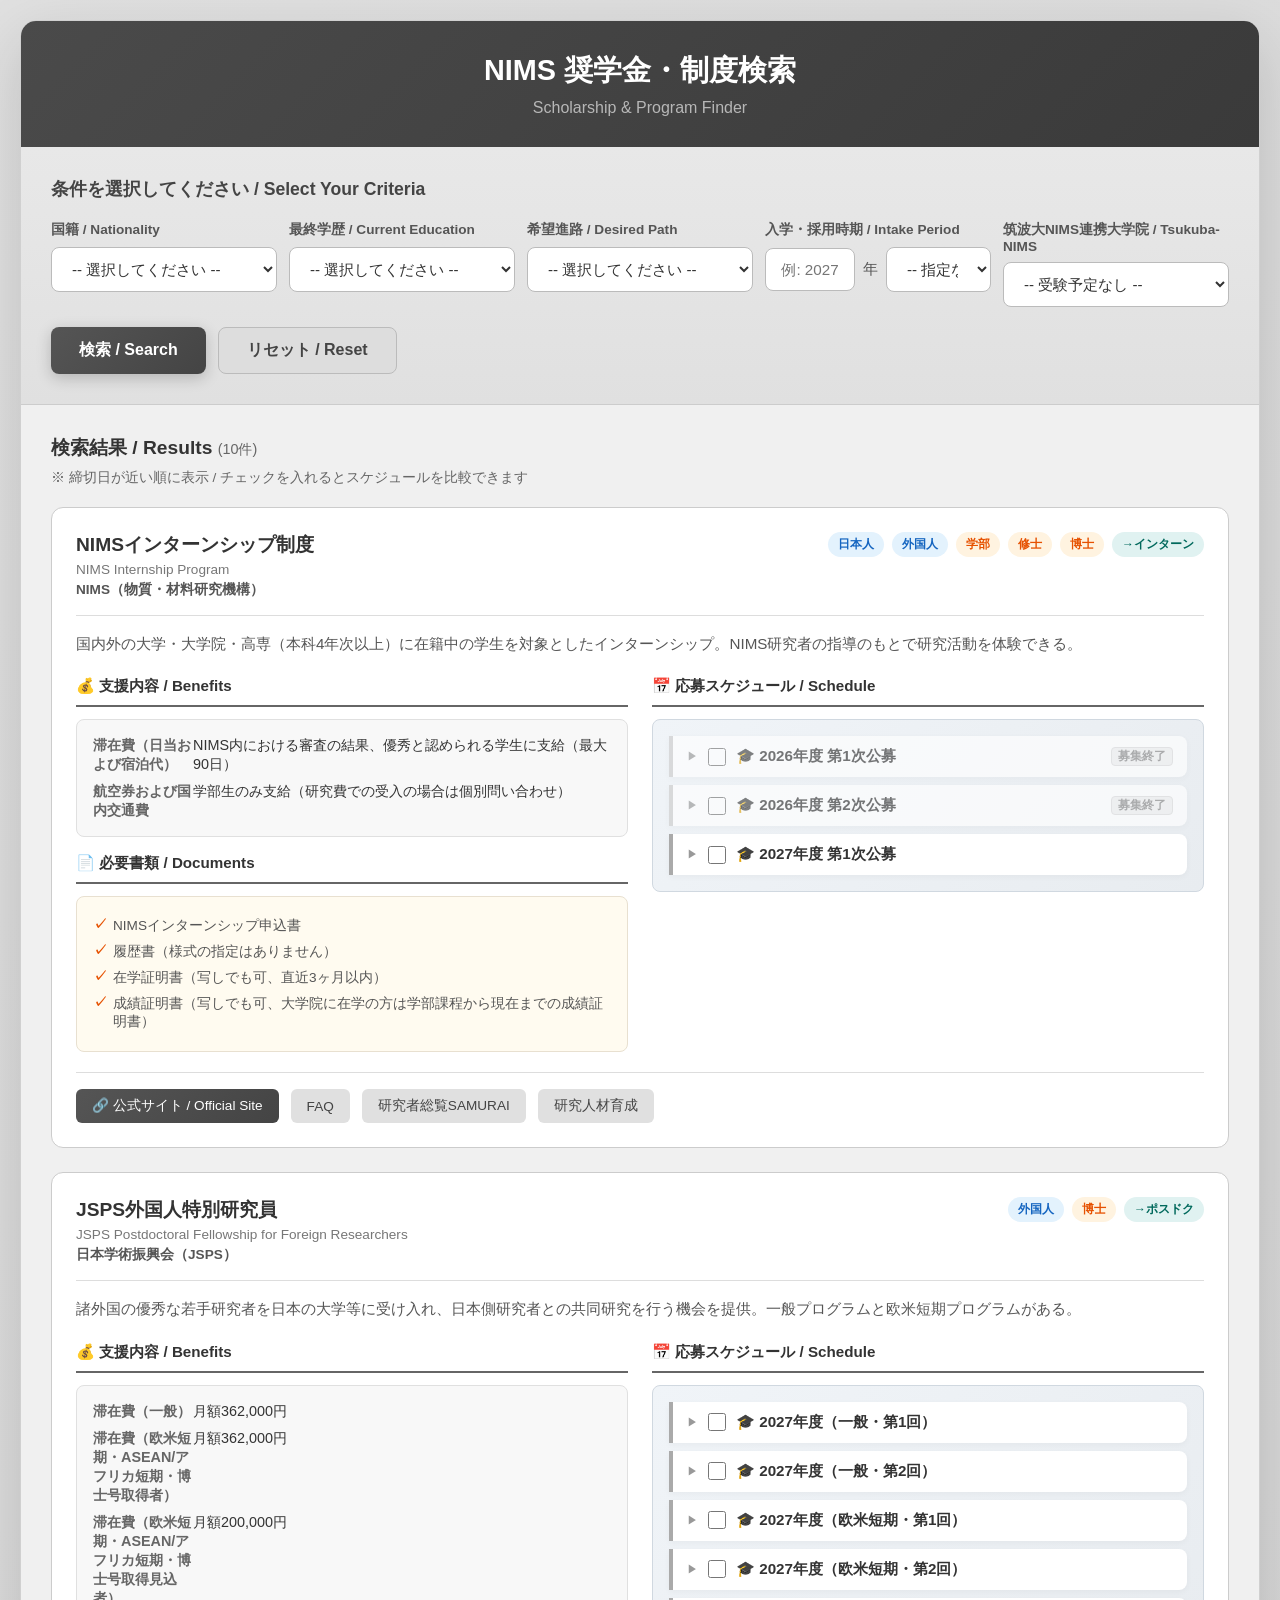
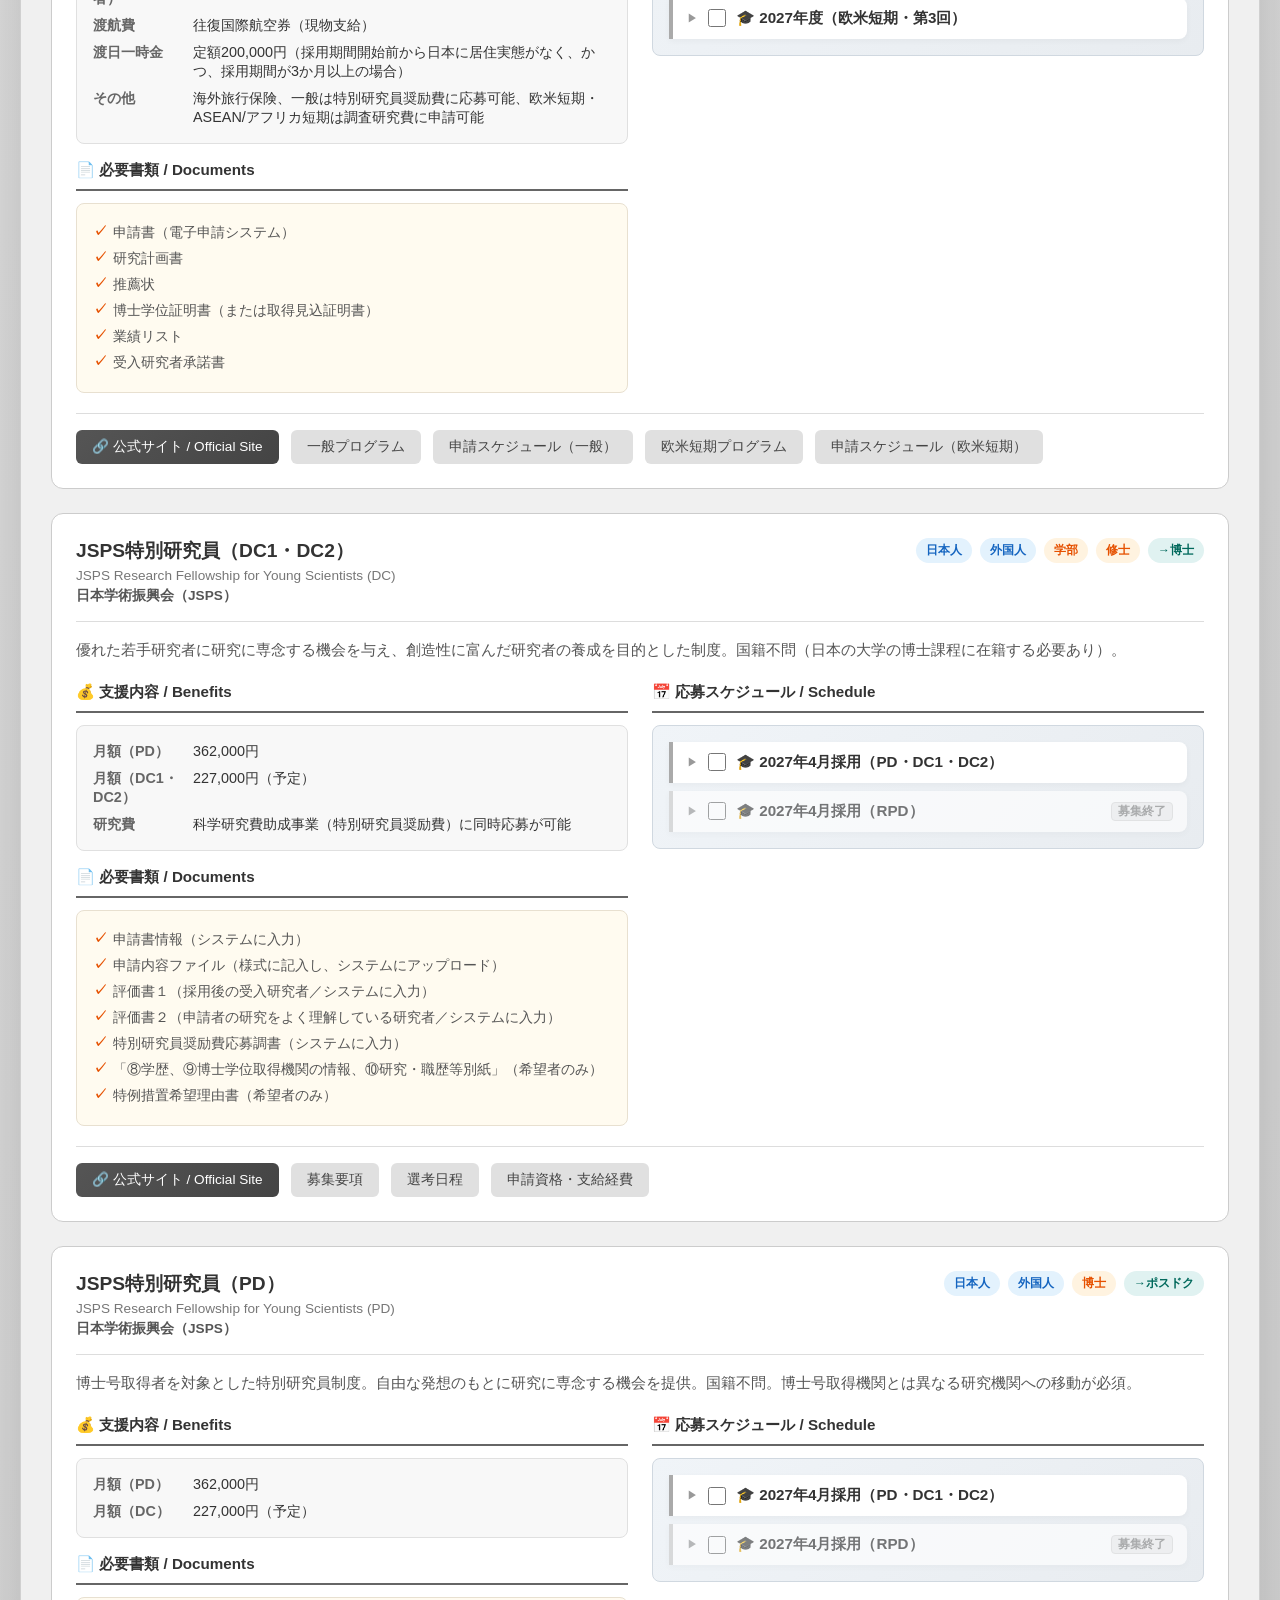
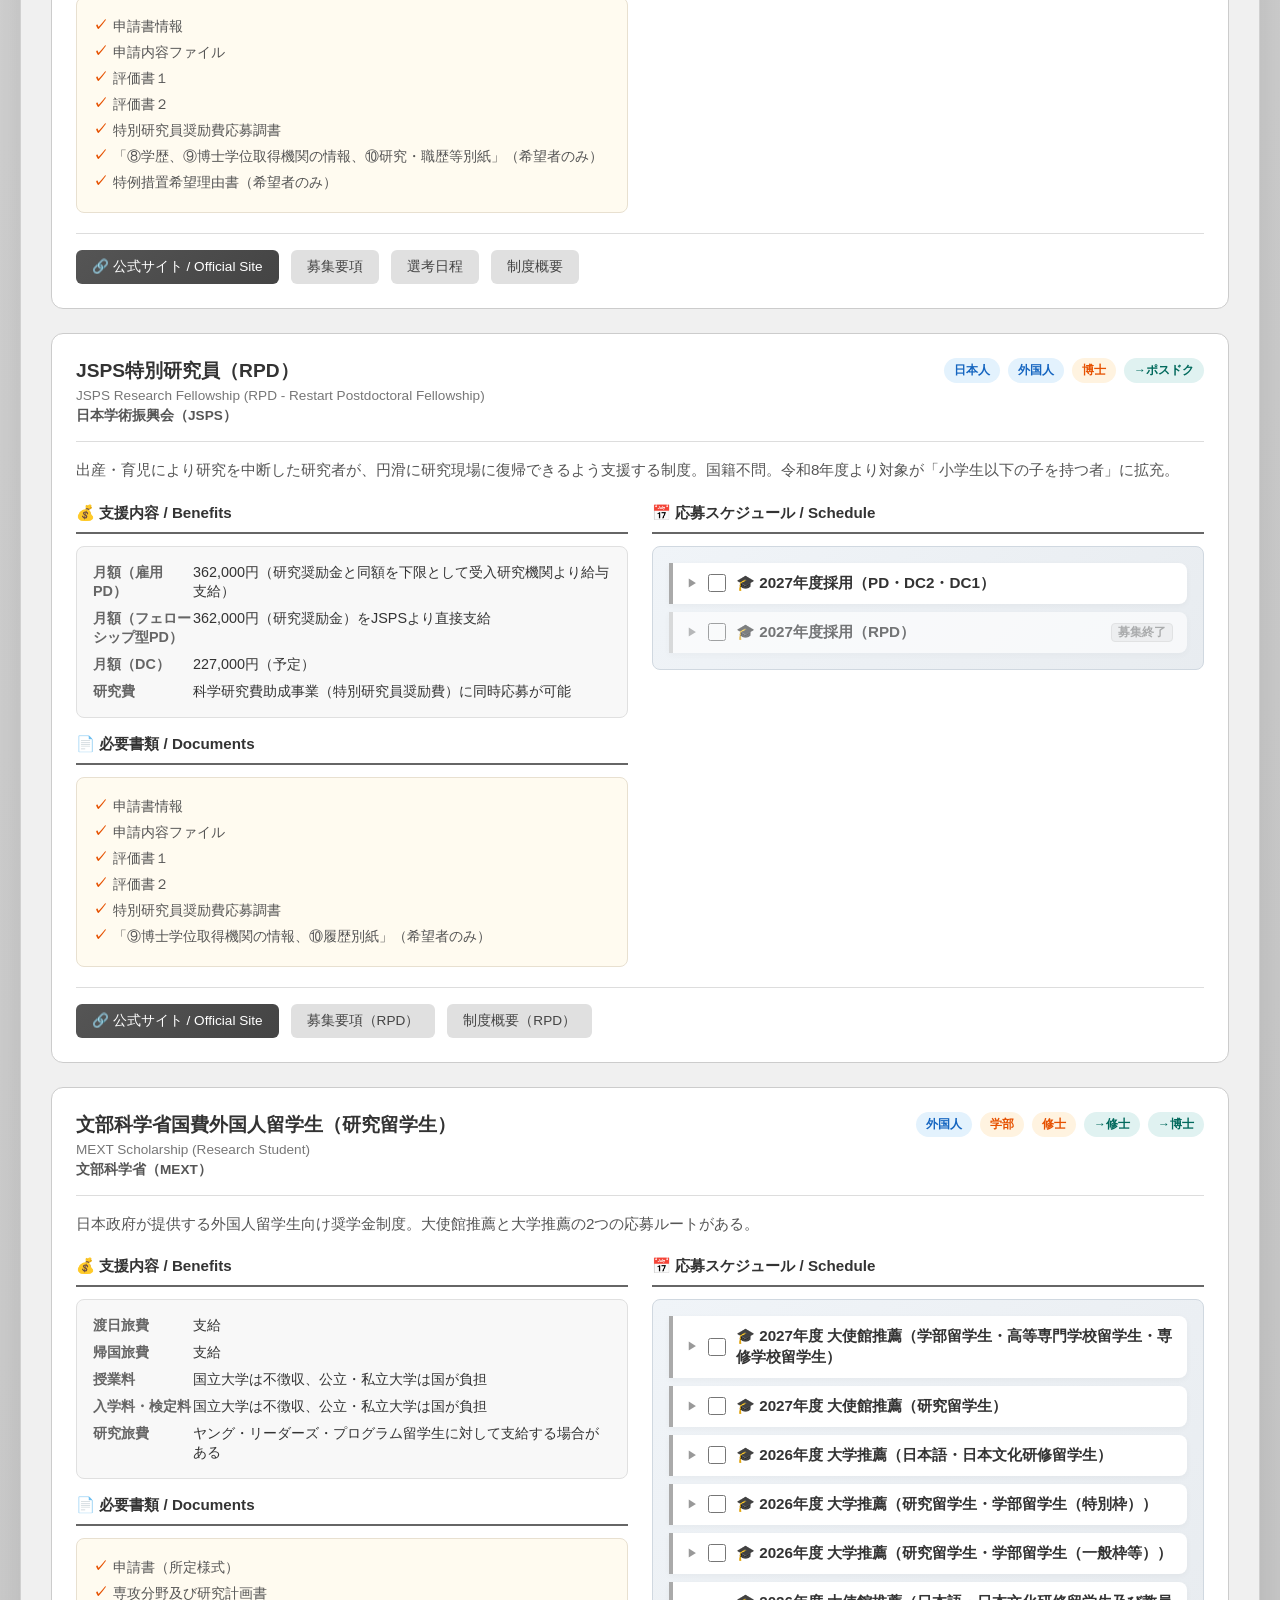
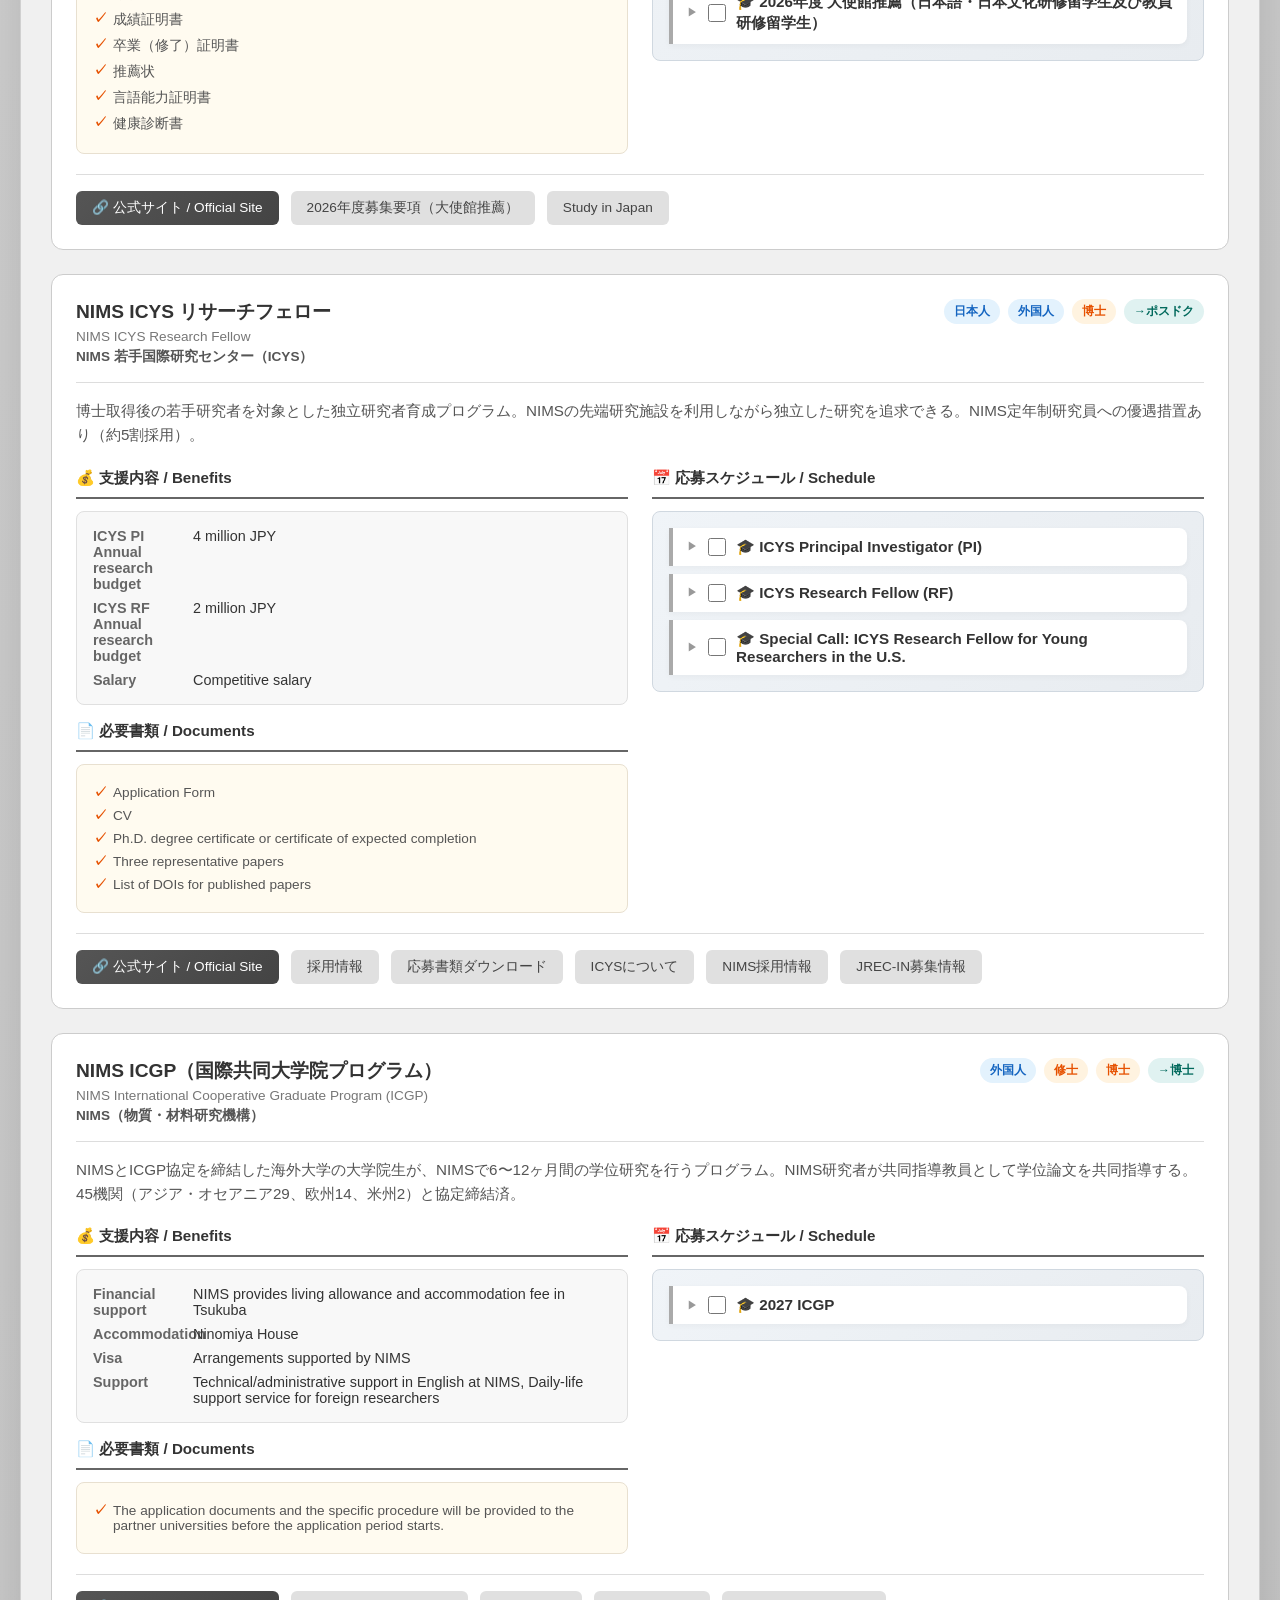
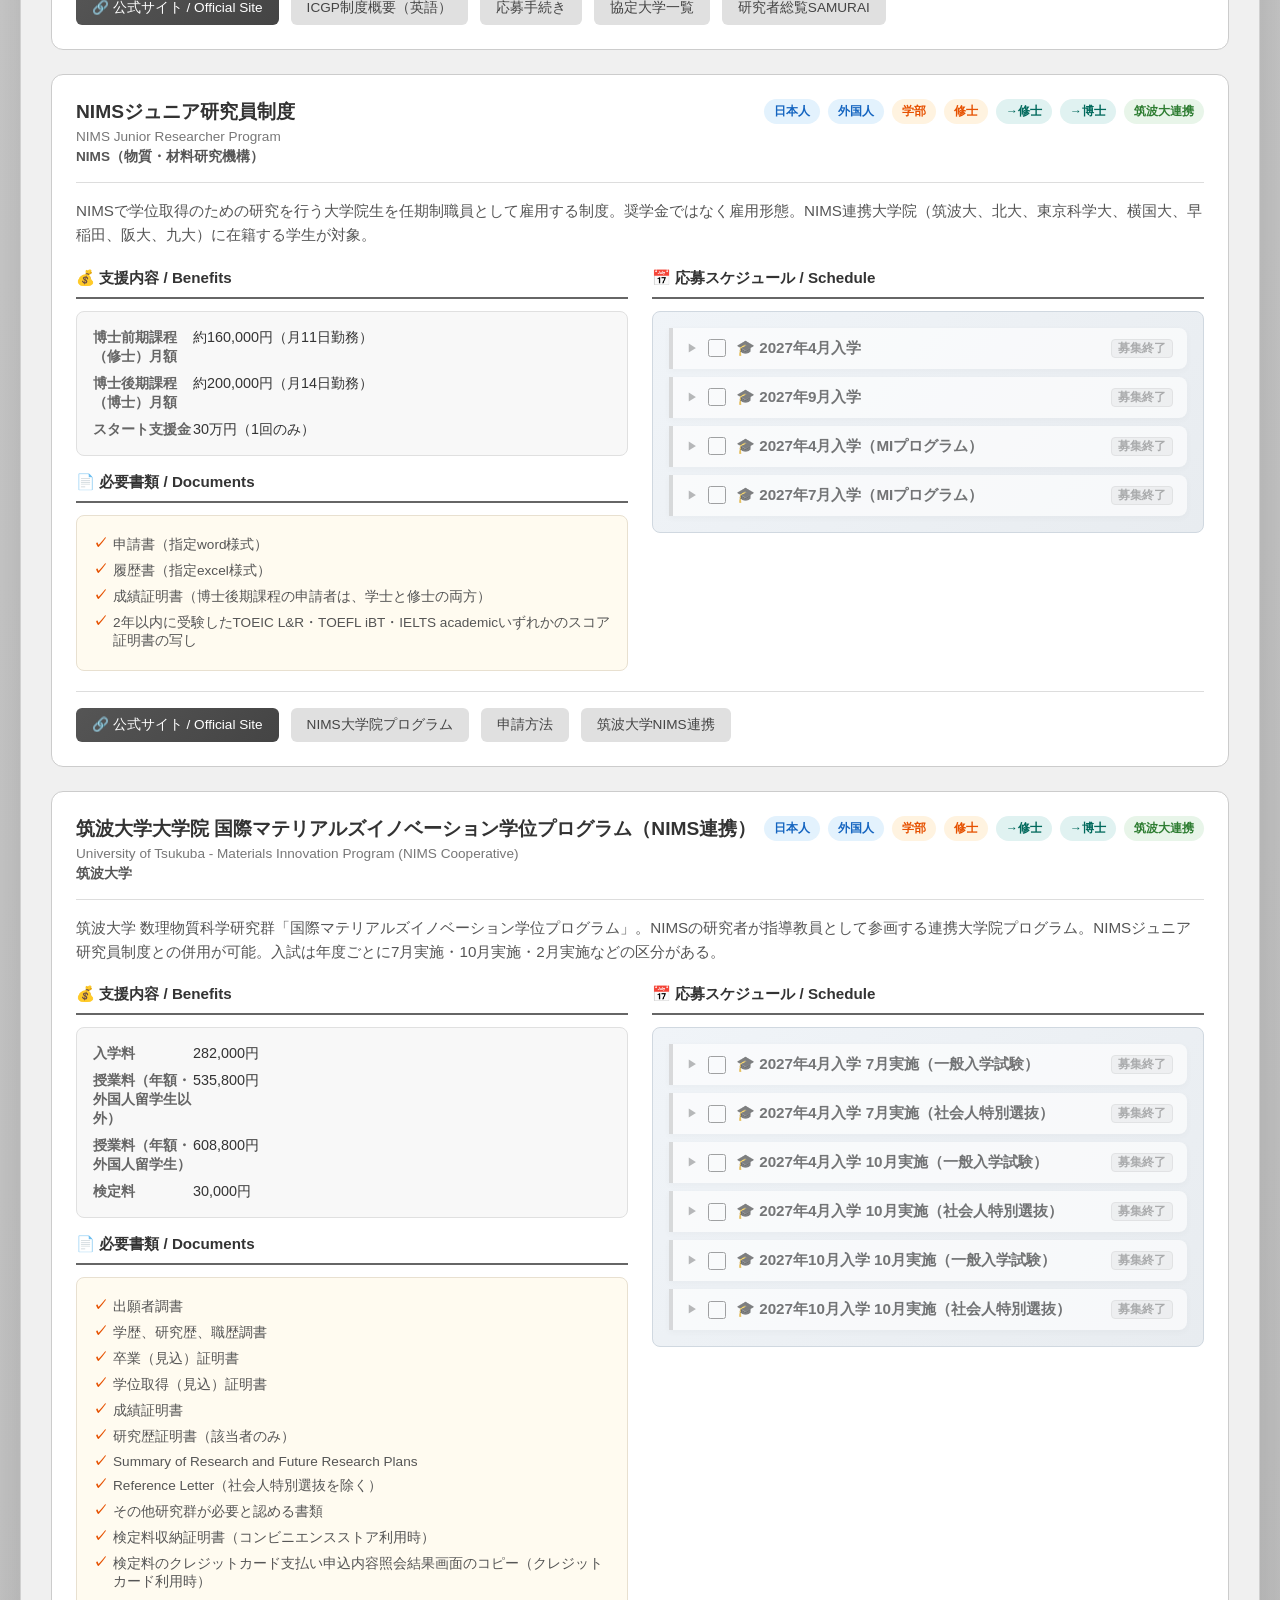
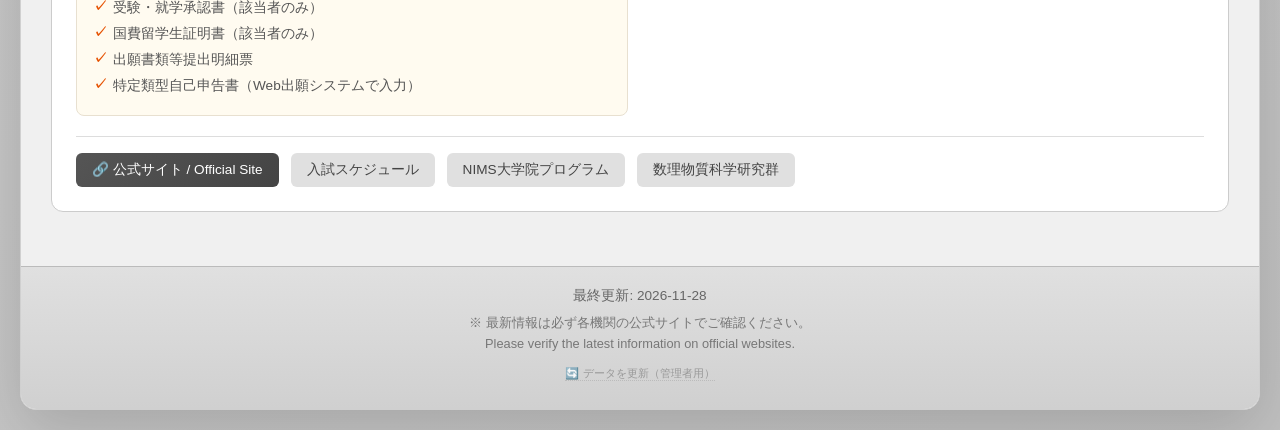
<file: index.html>
<!DOCTYPE html>
<html lang="ja">
<head>
    <meta charset="UTF-8">
    <meta name="viewport" content="width=device-width, initial-scale=1.0">
    <title>NIMS 奨学金・制度検索 | Scholarship Finder</title>
    <link rel="stylesheet" href="static/css/style.css">
</head>
<body>
    <div class="container">
        <!-- ヘッダー -->
        <header>
            <h1>NIMS 奨学金・制度検索</h1>
            <p class="subtitle">Scholarship & Program Finder</p>
        </header>

        <!-- 検索フォーム -->
        <section class="search-section">
            <h2>条件を選択してください / Select Your Criteria</h2>

            <div class="filter-group">
                <!-- 国籍 -->
                <div class="filter-item">
                    <label for="nationality">国籍 / Nationality</label>
                    <select id="nationality">
                        <option value="">-- 選択してください --</option>
                        <option value="japanese">日本人 / Japanese</option>
                        <option value="foreign">外国人 / Non-Japanese</option>
                    </select>
                </div>

                <!-- 最終学歴 -->
                <div class="filter-item">
                    <label for="current_education">最終学歴 / Current Education</label>
                    <select id="current_education">
                        <option value="">-- 選択してください --</option>
                        <option value="bachelor">学部（卒業/在学中）/ Bachelor's</option>
                        <option value="master">修士（修了/在学中）/ Master's</option>
                        <option value="doctor">博士（修了/在学中）/ Doctoral</option>
                    </select>
                </div>

                <!-- 希望進路 -->
                <div class="filter-item">
                    <label for="desired_path">希望進路 / Desired Path</label>
                    <select id="desired_path">
                        <option value="">-- 選択してください --</option>
                        <option value="master">修士課程進学 / Master's Program</option>
                        <option value="doctor">博士課程進学 / Doctoral Program</option>
                        <option value="postdoc">ポスドク / Postdoc</option>
                        <option value="intern">インターンシップ / Internship</option>
                    </select>
                </div>

                <!-- 入学・採用希望時期 -->
                <div class="filter-item">
                    <label for="intake_year">入学・採用時期 / Intake Period</label>
                    <div class="intake-fields">
                        <input type="text" id="intake_year" placeholder="例: 2027"
                               maxlength="4" inputmode="numeric" pattern="[0-9]{4}"
                               autocomplete="off">
                        <span class="intake-sep">年</span>
                        <select id="intake_month_part">
                            <option value="">-- 指定なし / Any --</option>
                            <option value="spring">春（4〜9月）/ Spring</option>
                            <option value="autumn">秋（10〜3月）/ Autumn</option>
                        </select>
                    </div>
                </div>

                <!-- 筑波大学受験 -->
                <div class="filter-item">
                    <label for="tsukuba">筑波大NIMS連携大学院 / Tsukuba-NIMS</label>
                    <select id="tsukuba">
                        <option value="">-- 受験予定なし --</option>
                        <option value="master">修士課程受験予定 / Master's</option>
                        <option value="doctor">博士課程受験予定 / Doctoral</option>
                    </select>
                </div>
            </div>

            <div class="filter-buttons">
                <button id="search-btn" class="btn-primary">検索 / Search</button>
                <button id="reset-btn" class="btn-secondary">リセット / Reset</button>
            </div>
        </section>

        <!-- メインコンテンツ（検索結果 + タイムライン） -->
        <div class="main-content">
            <!-- 検索結果（左側） -->
            <section class="results-section">
                <h2>検索結果 / Results <span id="result-count"></span></h2>
                <p class="sort-info">※ 締切日が近い順に表示 / チェックを入れるとスケジュールを比較できます</p>
                <div id="results-container">
                    <p class="no-results">条件を選択して検索してください。<br>Please select criteria and search.</p>
                </div>
            </section>

            <!-- 統合タイムライン（右側） -->
            <aside class="timeline-section" id="timeline-section" style="display: none;">
                <div class="timeline-header">
                    <h2>📅 スケジュール比較</h2>
                    <button id="clear-selection-btn" class="btn-secondary btn-small">選択解除</button>
                </div>
                <div id="timeline-container"></div>
            </aside>
        </div>

        <!-- フッター -->
        <footer>
            <p>最終更新: <span id="last-updated">-</span></p>
            <p class="disclaimer">
                ※ 最新情報は必ず各機関の公式サイトでご確認ください。<br>
                Please verify the latest information on official websites.
            </p>
            <p class="admin-link">
                <a href="https://github.com/atsumitanaka/nims-scholarship-finder/actions/workflows/update-schedules.yml"
                   target="_blank" rel="noopener">🔄 データを更新（管理者用）</a>
            </p>
        </footer>
    </div>

    <script src="static/js/main.js"></script>
</body>
</html>
</file>
<file: static/css/style.css>
/* 基本スタイル - ライトグレーテーマ */
* {
    margin: 0;
    padding: 0;
    box-sizing: border-box;
}

body {
    font-family: -apple-system, BlinkMacSystemFont, 'Segoe UI', 'Hiragino Sans', 'Noto Sans JP', sans-serif;
    background: linear-gradient(135deg, #e0e0e0 0%, #c0c0c0 100%);
    min-height: 100vh;
    padding: 20px;
}

.container {
    max-width: 1600px;
    margin: 0 auto;
    background: #f5f5f5;
    border-radius: 16px;
    box-shadow: 0 20px 60px rgba(0, 0, 0, 0.15);
    overflow: hidden;
    border: 1px solid #d0d0d0;
}

/* ヘッダー */
header {
    background: linear-gradient(135deg, #4a4a4a 0%, #3a3a3a 100%);
    color: white;
    padding: 30px;
    text-align: center;
}

header h1 {
    font-size: 1.8rem;
    margin-bottom: 8px;
}

header .subtitle {
    font-size: 1rem;
    opacity: 0.85;
    color: #ccc;
}

/* 検索セクション */
.search-section {
    padding: 30px;
    background: linear-gradient(180deg, #e8e8e8 0%, #e0e0e0 100%);
    border-bottom: 1px solid #ccc;
}

.search-section h2 {
    font-size: 1.1rem;
    color: #444;
    margin-bottom: 20px;
}

.filter-group {
    display: grid;
    grid-template-columns: repeat(5, 1fr);
    gap: 12px;
    margin-bottom: 20px;
}

.filter-item {
    min-width: 0;
}

.filter-item label {
    display: block;
    font-size: 0.85rem;
    font-weight: 600;
    color: #555;
    margin-bottom: 8px;
}

.filter-item select {
    width: 100%;
    padding: 12px 16px;
    font-size: 0.95rem;
    border: 1px solid #bbb;
    border-radius: 8px;
    background: #fff;
    color: #333;
    cursor: pointer;
    transition: all 0.2s;
}

.filter-item select:focus {
    outline: none;
    border-color: #666;
    box-shadow: 0 0 0 3px rgba(100, 100, 100, 0.15);
}

.intake-fields {
    display: flex;
    align-items: center;
    gap: 8px;
}

.intake-fields input[type="text"] {
    width: 90px;
    padding: 12px 14px;
    font-size: 0.95rem;
    border: 1px solid #bbb;
    border-radius: 8px;
    background: #fff;
    color: #333;
    transition: all 0.2s;
    text-align: center;
}

.intake-fields input[type="text"]:focus {
    outline: none;
    border-color: #666;
    box-shadow: 0 0 0 3px rgba(100, 100, 100, 0.15);
}

.intake-fields .intake-sep {
    font-size: 0.95rem;
    color: #555;
    flex-shrink: 0;
}

.intake-fields select {
    flex: 1;
    min-width: 0;
}

.filter-buttons {
    display: flex;
    gap: 12px;
}

/* ボタン */
.btn-primary,
.btn-secondary {
    padding: 12px 28px;
    font-size: 1rem;
    font-weight: 600;
    border: none;
    border-radius: 8px;
    cursor: pointer;
    transition: all 0.2s;
}

.btn-primary {
    background: linear-gradient(135deg, #555 0%, #444 100%);
    color: white;
    box-shadow: 0 4px 15px rgba(0, 0, 0, 0.2);
}

.btn-primary:hover {
    transform: translateY(-2px);
    box-shadow: 0 6px 20px rgba(0, 0, 0, 0.25);
    background: linear-gradient(135deg, #666 0%, #555 100%);
}

.btn-secondary {
    background: #ddd;
    color: #444;
    border: 1px solid #bbb;
}

.btn-secondary:hover {
    background: #ccc;
}

/* メインコンテンツ（左右並列） */
.main-content {
    display: flex;
    gap: 0;
}

/* 結果セクション（左側） */
.results-section {
    flex: 1;
    padding: 30px;
    min-width: 0;
    transition: flex 0.3s ease;
    background: #f0f0f0;
}

.main-content.has-timeline .results-section {
    flex: 0 0 60%;
}

.results-section h2 {
    font-size: 1.2rem;
    color: #333;
    margin-bottom: 8px;
}

.sort-info {
    font-size: 0.85rem;
    color: #666;
    margin-bottom: 20px;
}

#result-count {
    font-size: 0.9rem;
    color: #666;
    font-weight: normal;
}

.no-results {
    text-align: center;
    color: #666;
    padding: 40px;
    line-height: 1.8;
}

/* プログラムカード */
.program-card {
    background: #fff;
    border: 1px solid #ccc;
    border-radius: 12px;
    padding: 24px;
    margin-bottom: 24px;
    transition: all 0.2s;
}

.program-card:hover {
    border-color: #888;
    box-shadow: 0 8px 30px rgba(0, 0, 0, 0.1);
    transform: translateY(-2px);
}

.program-header {
    display: flex;
    justify-content: space-between;
    align-items: flex-start;
    margin-bottom: 16px;
    padding-bottom: 16px;
    border-bottom: 1px solid #ddd;
}

.program-title {
    font-size: 1.2rem;
    color: #333;
    margin-bottom: 4px;
}

.program-title-en {
    font-size: 0.85rem;
    color: #777;
}

.program-org {
    font-size: 0.85rem;
    color: #555;
    font-weight: 600;
    margin-top: 4px;
}

.program-tags {
    display: flex;
    gap: 8px;
    flex-wrap: wrap;
}

.tag {
    font-size: 0.75rem;
    padding: 4px 10px;
    border-radius: 20px;
    font-weight: 600;
}

.tag-nationality {
    background: #e3f2fd;
    color: #1565c0;
}

.tag-status {
    background: #f3e5f5;
    color: #7b1fa2;
}

.tag-tsukuba {
    background: #e8f5e9;
    color: #2e7d32;
}

.tag-education {
    background: #fff3e0;
    color: #e65100;
}

.tag-path {
    background: #e0f2f1;
    color: #00695c;
}

.program-description {
    color: #555;
    font-size: 0.95rem;
    line-height: 1.6;
    margin-bottom: 20px;
}

/* 2カラムレイアウト */
.program-content {
    display: grid;
    grid-template-columns: 1fr 1fr;
    gap: 24px;
}

.program-left,
.program-right {
    min-width: 0;
}

/* 左カラム: 予算・支援内容 */
.section-title {
    font-size: 0.95rem;
    font-weight: 600;
    color: #333;
    margin-bottom: 12px;
    padding-bottom: 8px;
    border-bottom: 2px solid #666;
}

.benefits-section {
    background: #f8f8f8;
    border-radius: 8px;
    padding: 16px;
    margin-bottom: 16px;
    border: 1px solid #e0e0e0;
}

.benefit-row {
    display: flex;
    margin-bottom: 8px;
    font-size: 0.9rem;
}

.benefit-row:last-child {
    margin-bottom: 0;
}

.benefit-label {
    font-weight: 600;
    color: #666;
    width: 100px;
    flex-shrink: 0;
}

.benefit-value {
    color: #333;
}

/* 必要書類 */
.documents-section {
    background: #fffbf0;
    border-radius: 8px;
    padding: 16px;
    border: 1px solid #e8e0d0;
}

.documents-list {
    list-style: none;
    padding: 0;
    margin: 0;
}

.documents-list li {
    font-size: 0.85rem;
    color: #555;
    padding: 4px 0;
    padding-left: 20px;
    position: relative;
}

.documents-list li::before {
    content: "✓";
    position: absolute;
    left: 0;
    color: #e65100;
    font-weight: bold;
}

/* 右カラム: スケジュール */
.schedule-section {
    background: linear-gradient(135deg, #f0f4f8 0%, #e8ecf0 100%);
    border-radius: 8px;
    padding: 16px;
    border: 1px solid #d0d8e0;
}

.schedule-item {
    background: #fff;
    border-left: 4px solid #aaa;
    padding: 0;
    margin-bottom: 8px;
    border-radius: 0 8px 8px 0;
    box-shadow: 0 2px 6px rgba(0, 0, 0, 0.04);
    transition: border-color 0.2s, box-shadow 0.2s;
}

.schedule-item.selected {
    border-left-color: #2962ff;
    box-shadow: 0 2px 10px rgba(41, 98, 255, 0.18);
}

.schedule-item.expired {
    border-left-color: #ccc;
    opacity: 0.65;
}

.schedule-expired-badge {
    font-size: 0.72rem;
    font-weight: 600;
    color: #888;
    background: #f0f0f0;
    border: 1px solid #ddd;
    border-radius: 4px;
    padding: 1px 6px;
    white-space: nowrap;
    flex-shrink: 0;
}

.schedule-item:last-child {
    margin-bottom: 0;
}

.schedule-item details {
    display: block;
}

.schedule-item summary.schedule-summary {
    list-style: none;
    cursor: pointer;
    padding: 10px 14px;
    display: flex;
    align-items: center;
    gap: 10px;
    user-select: none;
}

.schedule-item summary.schedule-summary::-webkit-details-marker {
    display: none;
}

.schedule-item summary.schedule-summary::before {
    content: '▶';
    font-size: 0.7rem;
    color: #999;
    transition: transform 0.15s;
    flex-shrink: 0;
}

.schedule-item details[open] summary.schedule-summary::before {
    transform: rotate(90deg);
}

.schedule-checkbox {
    width: 18px;
    height: 18px;
    cursor: pointer;
    accent-color: #2962ff;
    flex-shrink: 0;
}

.schedule-intake {
    font-weight: 600;
    color: #333;
    font-size: 0.95rem;
    flex: 1;
}

.schedule-item .schedule-details {
    padding: 0 14px 12px 38px;
}

.schedule-empty {
    color: #888;
    font-style: italic;
    font-size: 0.85rem;
}

.schedule-details {
    font-size: 0.85rem;
    color: #555;
}

.schedule-details div {
    margin-bottom: 4px;
}

.schedule-details div:last-child {
    margin-bottom: 0;
}

.schedule-label {
    font-weight: 600;
    display: inline-block;
    width: 90px;
    color: #666;
}

.deadline-highlight {
    background: #ffebee;
    color: #c62828;
    padding: 2px 8px;
    border-radius: 4px;
    font-weight: 600;
}

.schedule-note {
    margin-top: 8px;
    font-size: 0.8rem;
    color: #777;
    font-style: italic;
}

/* リンク */
.program-links {
    display: flex;
    gap: 12px;
    flex-wrap: wrap;
    margin-top: 20px;
    padding-top: 16px;
    border-top: 1px solid #ddd;
}

.program-link {
    display: inline-flex;
    align-items: center;
    padding: 8px 16px;
    background: linear-gradient(135deg, #555 0%, #444 100%);
    color: white;
    text-decoration: none;
    border-radius: 6px;
    font-size: 0.85rem;
    font-weight: 500;
    transition: all 0.2s;
}

.program-link:hover {
    transform: translateY(-1px);
    box-shadow: 0 4px 15px rgba(0, 0, 0, 0.2);
    background: linear-gradient(135deg, #666 0%, #555 100%);
}

.program-link-secondary {
    background: #e0e0e0;
    color: #444;
}

.program-link-secondary:hover {
    background: #d0d0d0;
    box-shadow: none;
}

/* フッター */
footer {
    background: linear-gradient(180deg, #e0e0e0 0%, #d0d0d0 100%);
    padding: 20px 30px;
    text-align: center;
    border-top: 1px solid #bbb;
}

footer p {
    font-size: 0.85rem;
    color: #666;
    margin-bottom: 8px;
}

.disclaimer {
    font-size: 0.8rem;
    line-height: 1.6;
    color: #777;
}

.admin-link {
    margin-top: 12px;
    font-size: 0.7rem;
    color: #999;
}

.admin-link a {
    color: #999;
    text-decoration: none;
    border-bottom: 1px dotted #bbb;
    padding-bottom: 1px;
}

.admin-link a:hover {
    color: #555;
    border-bottom-color: #888;
}

/* チェックボックス */
.program-checkbox-wrapper {
    display: flex;
    align-items: center;
    gap: 12px;
    margin-bottom: 12px;
}

.program-checkbox {
    width: 22px;
    height: 22px;
    cursor: pointer;
    accent-color: #555;
}

.program-checkbox-label {
    font-size: 0.9rem;
    color: #666;
    cursor: pointer;
}

.program-card.selected {
    border-color: #555;
    border-width: 2px;
    background: #f8f8fc;
    box-shadow: 0 0 20px rgba(0, 0, 0, 0.1);
}

/* タイムラインセクション（右側） */
.timeline-section {
    flex: 0 0 40%;
    padding: 20px;
    background: #f0f0f0;
    border-left: 1px solid #ddd;
}

.timeline-header {
    display: flex;
    justify-content: space-between;
    align-items: center;
    margin-bottom: 12px;
    padding-bottom: 10px;
    border-bottom: 1px solid #ccc;
}

.timeline-header h2 {
    font-size: 1rem;
    color: #333;
    margin: 0;
}

.timeline-section .btn-secondary {
    background: #ddd;
    color: #444;
    border: 1px solid #bbb;
}

.timeline-section .btn-secondary:hover {
    background: #ccc;
}

.btn-small {
    padding: 4px 10px;
    font-size: 0.75rem;
}

/* タイムライン */
.timeline {
    position: relative;
    padding: 8px 0;
}

.timeline-month-group {
    margin-bottom: 14px;
}

.timeline-month-header {
    background: linear-gradient(135deg, #555 0%, #444 100%);
    color: white;
    padding: 6px 12px;
    border-radius: 6px;
    font-weight: 600;
    font-size: 0.85rem;
    margin-bottom: 8px;
    border-left: 3px solid #888;
}

.timeline-events {
    display: flex;
    flex-direction: column;
    gap: 6px;
    padding-left: 16px;
    border-left: 2px solid #ccc;
    margin-left: 6px;
}

.timeline-event {
    background: #fff;
    border-radius: 6px;
    padding: 8px 12px;
    box-shadow: 0 2px 8px rgba(0, 0, 0, 0.1);
    position: relative;
    transition: transform 0.15s ease;
}

.timeline-event:hover {
    transform: translateX(2px);
}

.timeline-event::before {
    content: '';
    position: absolute;
    left: -22px;
    top: 50%;
    transform: translateY(-50%);
    width: 8px;
    height: 8px;
    border-radius: 50%;
    background: #666;
    border: 2px solid #f0f0f0;
}

.timeline-event.deadline::before {
    background: #ef5350;
}

.timeline-event.exam::before {
    background: #ffb74d;
}

.timeline-event.result::before {
    background: #66bb6a;
}

.timeline-event.screening::before {
    background: #ab47bc;
}

.timeline-event.procedure::before {
    background: #26c6da;
}

.timeline-event.adoption::before {
    background: #9ccc65;
}

.timeline-event.period::before {
    background: #8d6e63;
}

.timeline-event-header {
    display: flex;
    justify-content: space-between;
    align-items: center;
    margin-bottom: 4px;
}

.timeline-event-program {
    font-weight: 600;
    color: #333;
    font-size: 0.8rem;
    flex: 1;
    margin-right: 8px;
    white-space: nowrap;
    overflow: hidden;
    text-overflow: ellipsis;
}

.timeline-event-type {
    font-size: 0.65rem;
    padding: 2px 6px;
    border-radius: 10px;
    font-weight: 600;
    white-space: nowrap;
}

.timeline-event-type.deadline {
    background: #ffebee;
    color: #c62828;
}

.timeline-event-type.start {
    background: #e3f2fd;
    color: #1565c0;
}

.timeline-event-type.exam {
    background: #fff3e0;
    color: #e65100;
}

.timeline-event-type.result {
    background: #e8f5e9;
    color: #2e7d32;
}

.timeline-event-type.screening {
    background: #f3e5f5;
    color: #7b1fa2;
}

.timeline-event-type.procedure {
    background: #e0f7fa;
    color: #00838f;
}

.timeline-event-type.adoption {
    background: #f1f8e9;
    color: #558b2f;
}

.timeline-event-type.period {
    background: #efebe9;
    color: #5d4037;
}

.timeline-event-date {
    font-size: 0.75rem;
    color: #555;
    font-weight: 500;
}

.timeline-event-intake {
    font-size: 0.7rem;
    color: #777;
}

/* タイムライン凡例 */
.timeline-legend {
    display: flex;
    gap: 6px 12px;
    flex-wrap: wrap;
    margin-bottom: 12px;
    padding: 8px 10px;
    background: #e8e8e8;
    border-radius: 6px;
    border: 1px solid #ddd;
}

.legend-item {
    display: flex;
    align-items: center;
    gap: 4px;
    font-size: 0.65rem;
    color: #555;
}

.legend-dot {
    width: 8px;
    height: 8px;
    border-radius: 50%;
}

.legend-dot.start { background: #888; }
.legend-dot.deadline { background: #ef5350; }
.legend-dot.exam { background: #ffb74d; }
.legend-dot.result { background: #66bb6a; }
.legend-dot.screening { background: #ab47bc; }
.legend-dot.procedure { background: #26c6da; }
.legend-dot.adoption { background: #9ccc65; }
.legend-dot.period { background: #8d6e63; }

/* タイムラインフィルター情報 */
.timeline-filter-info {
    background: #e8e8e8;
    color: #444;
    padding: 6px 10px;
    border-radius: 4px;
    font-weight: 500;
    font-size: 0.75rem;
    margin-bottom: 10px;
    text-align: center;
    border: 1px solid #ddd;
}

/* タイムラインイベント備考 */
.timeline-event-note {
    font-size: 0.65rem;
    color: #888;
    margin-top: 4px;
    padding-top: 4px;
    border-top: 1px dashed #ddd;
}

.no-schedule-match {
    color: #666;
    font-size: 0.8rem;
    padding: 8px;
    background: #f5f5f5;
    border-radius: 6px;
    text-align: center;
}

/* タイムライン内のno-results */
.timeline-section .no-results {
    color: #666;
    background: #e8e8e8;
    border-radius: 6px;
    padding: 12px;
    text-align: center;
    font-size: 0.8rem;
}

/* レスポンシブ対応 */
@media (max-width: 1400px) {
    .main-content.has-timeline .results-section {
        flex: 0 0 55%;
    }

    .timeline-section {
        flex: 0 0 45%;
    }
}

@media (max-width: 1200px) {
    .main-content {
        flex-direction: column;
    }

    .main-content.has-timeline .results-section {
        flex: 1;
    }

    .timeline-section {
        flex: none;
        width: 100%;
        position: static;
        border-left: none;
        border-radius: 0 0 16px 16px;
    }
}

@media (max-width: 1000px) {
    .filter-group {
        grid-template-columns: repeat(2, 1fr);
    }
}

@media (max-width: 700px) {
    .filter-group {
        grid-template-columns: 1fr;
    }

    .program-content {
        grid-template-columns: 1fr;
    }
}

@media (max-width: 600px) {
    body {
        padding: 10px;
    }

    .container {
        border-radius: 12px;
    }

    header {
        padding: 20px;
    }

    header h1 {
        font-size: 1.4rem;
    }

    .search-section,
    .results-section {
        padding: 20px;
    }

    .program-header {
        flex-direction: column;
    }

    .program-tags {
        margin-top: 12px;
    }

    .benefit-row {
        flex-direction: column;
    }

    .benefit-label {
        width: auto;
        margin-bottom: 4px;
    }

    .filter-buttons {
        flex-direction: column;
    }

    .btn-primary,
    .btn-secondary {
        width: 100%;
    }
}

/* スクロールバーのスタイリング */
::-webkit-scrollbar {
    width: 8px;
    height: 8px;
}

::-webkit-scrollbar-track {
    background: #e0e0e0;
}

::-webkit-scrollbar-thumb {
    background: #aaa;
    border-radius: 4px;
}

::-webkit-scrollbar-thumb:hover {
    background: #888;
}
</file>
